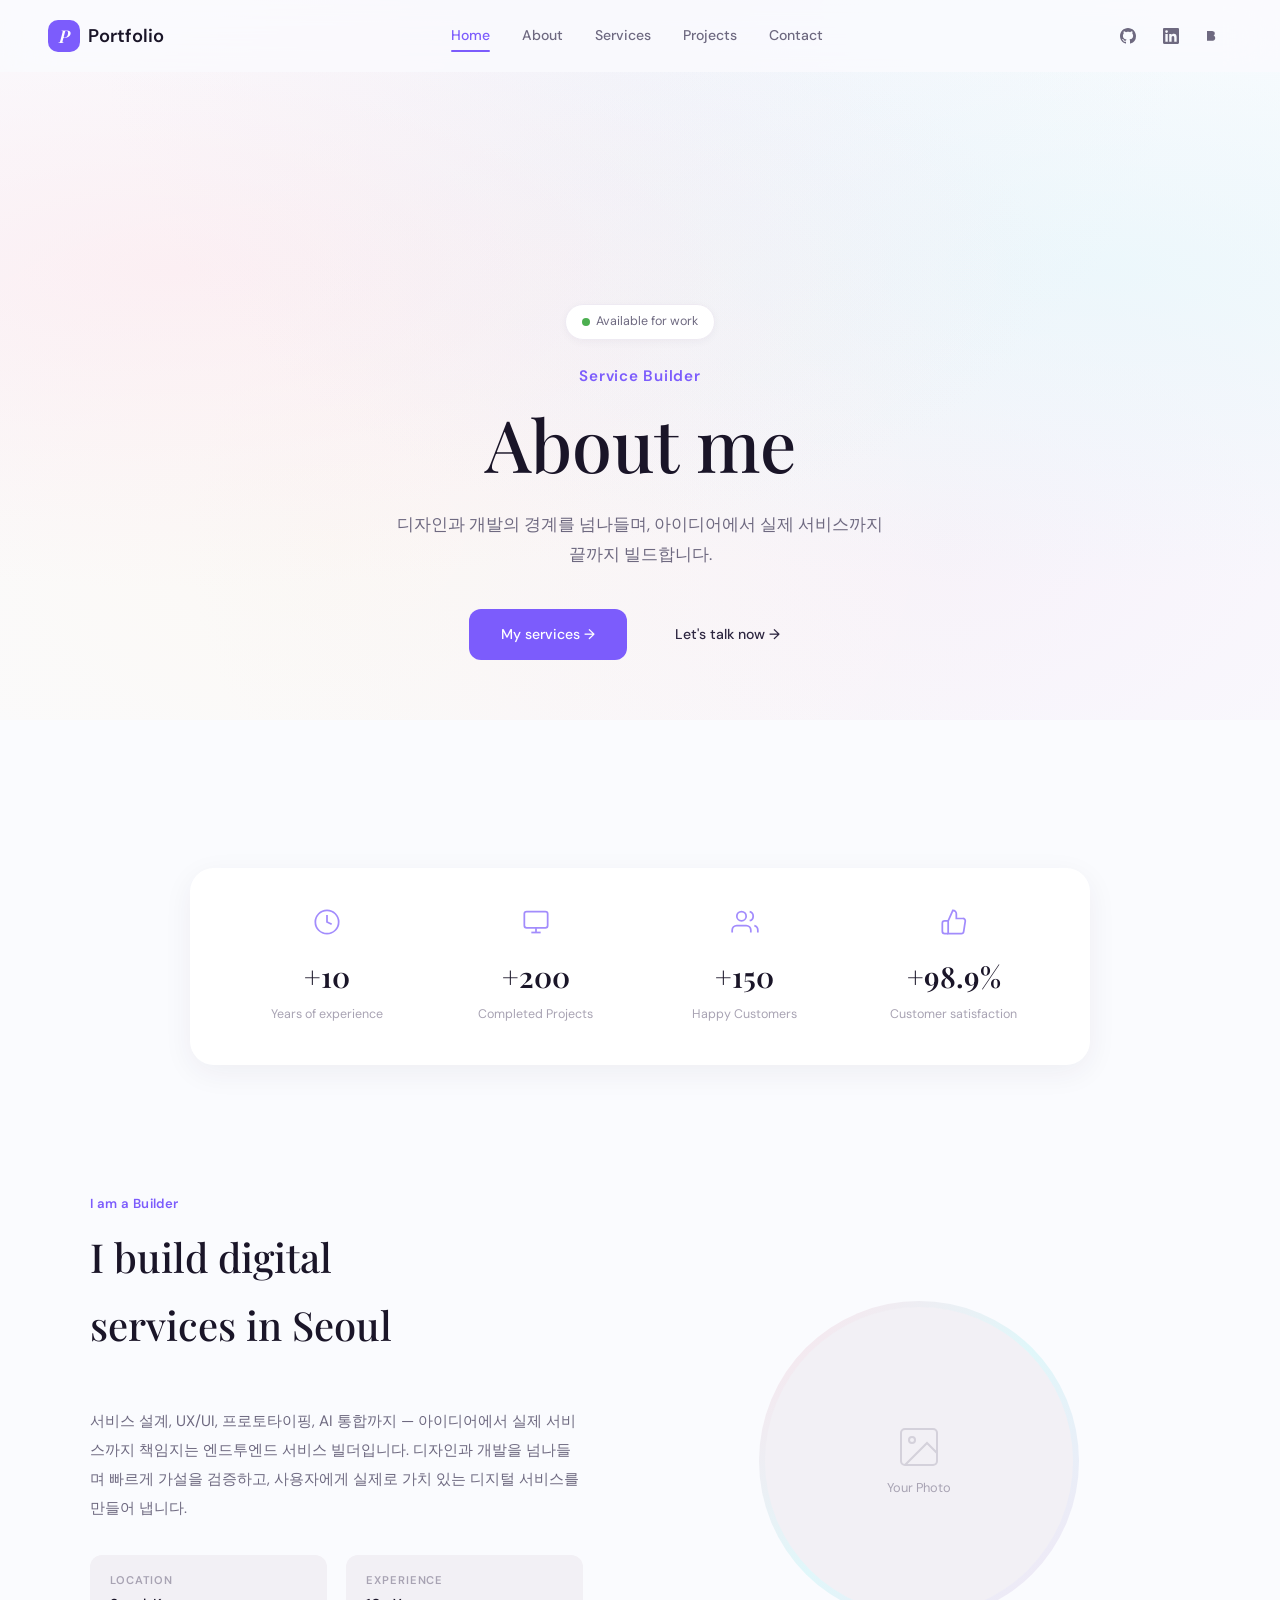
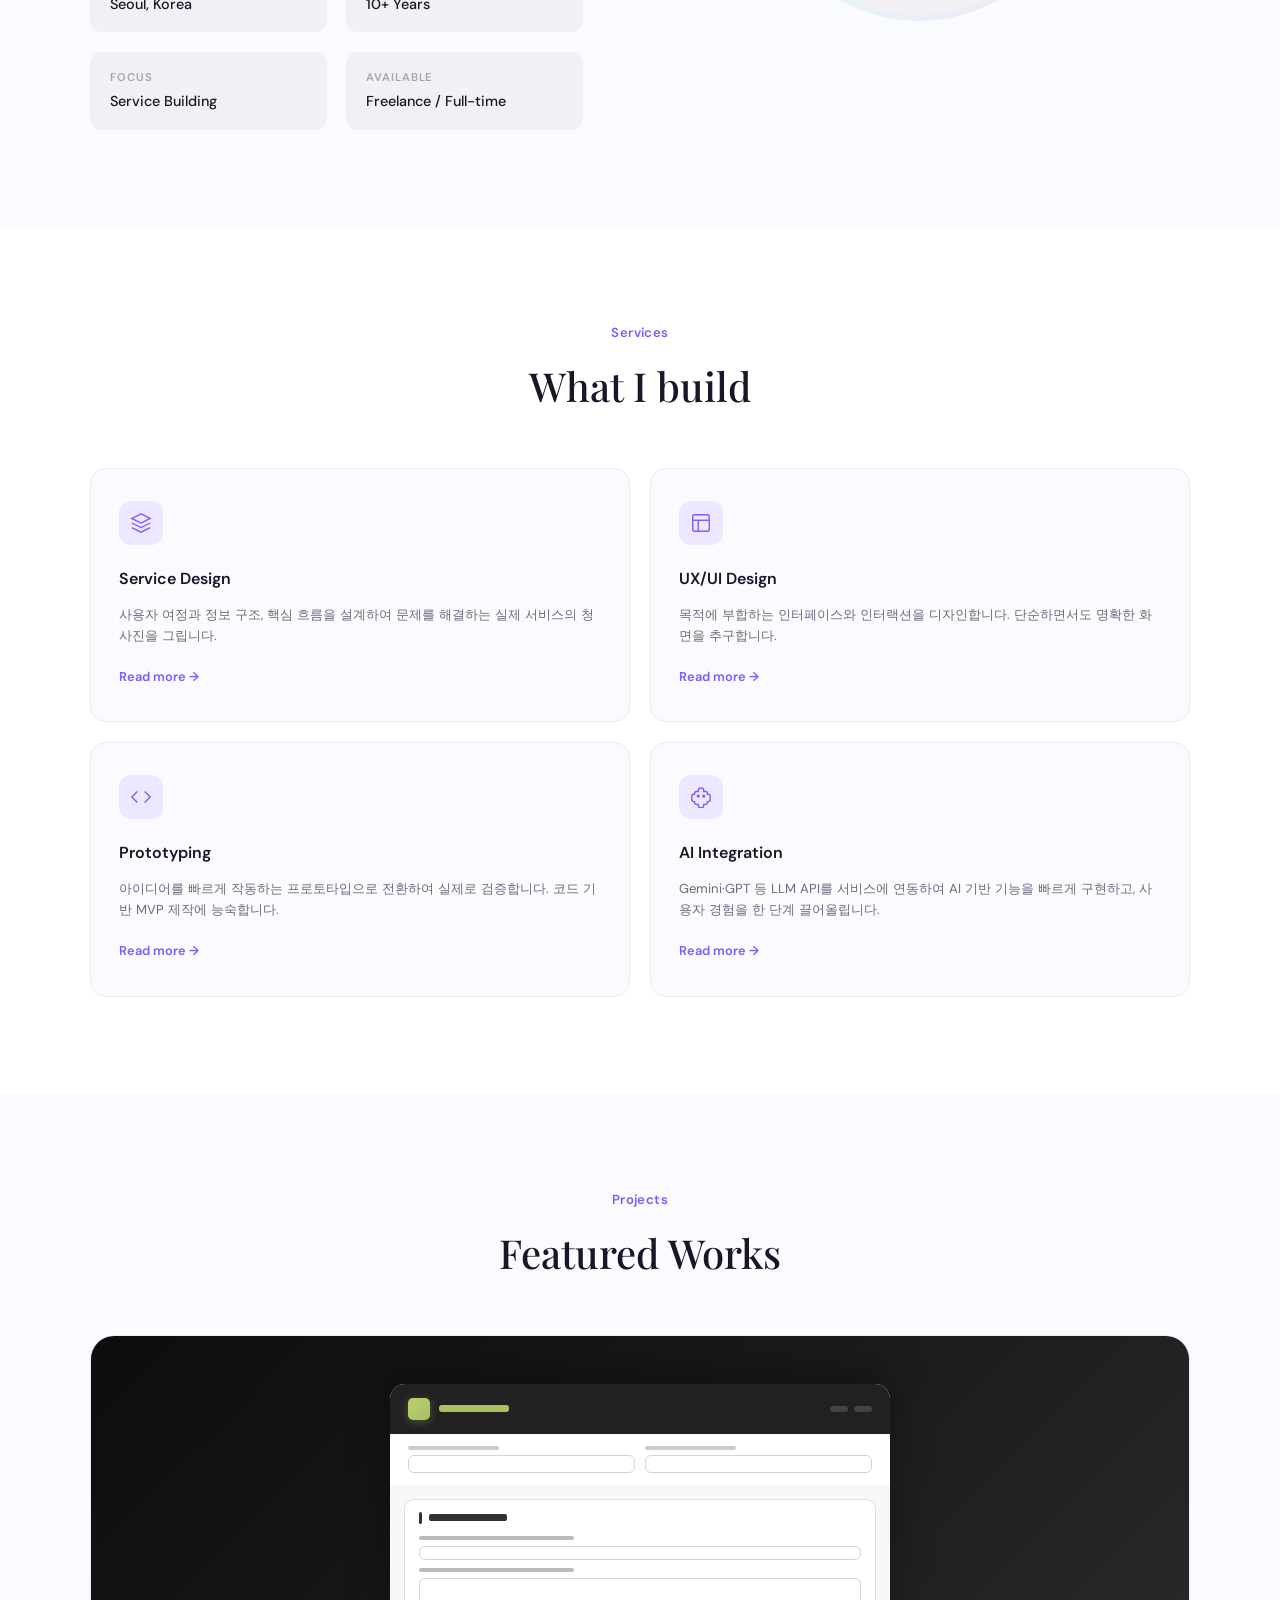
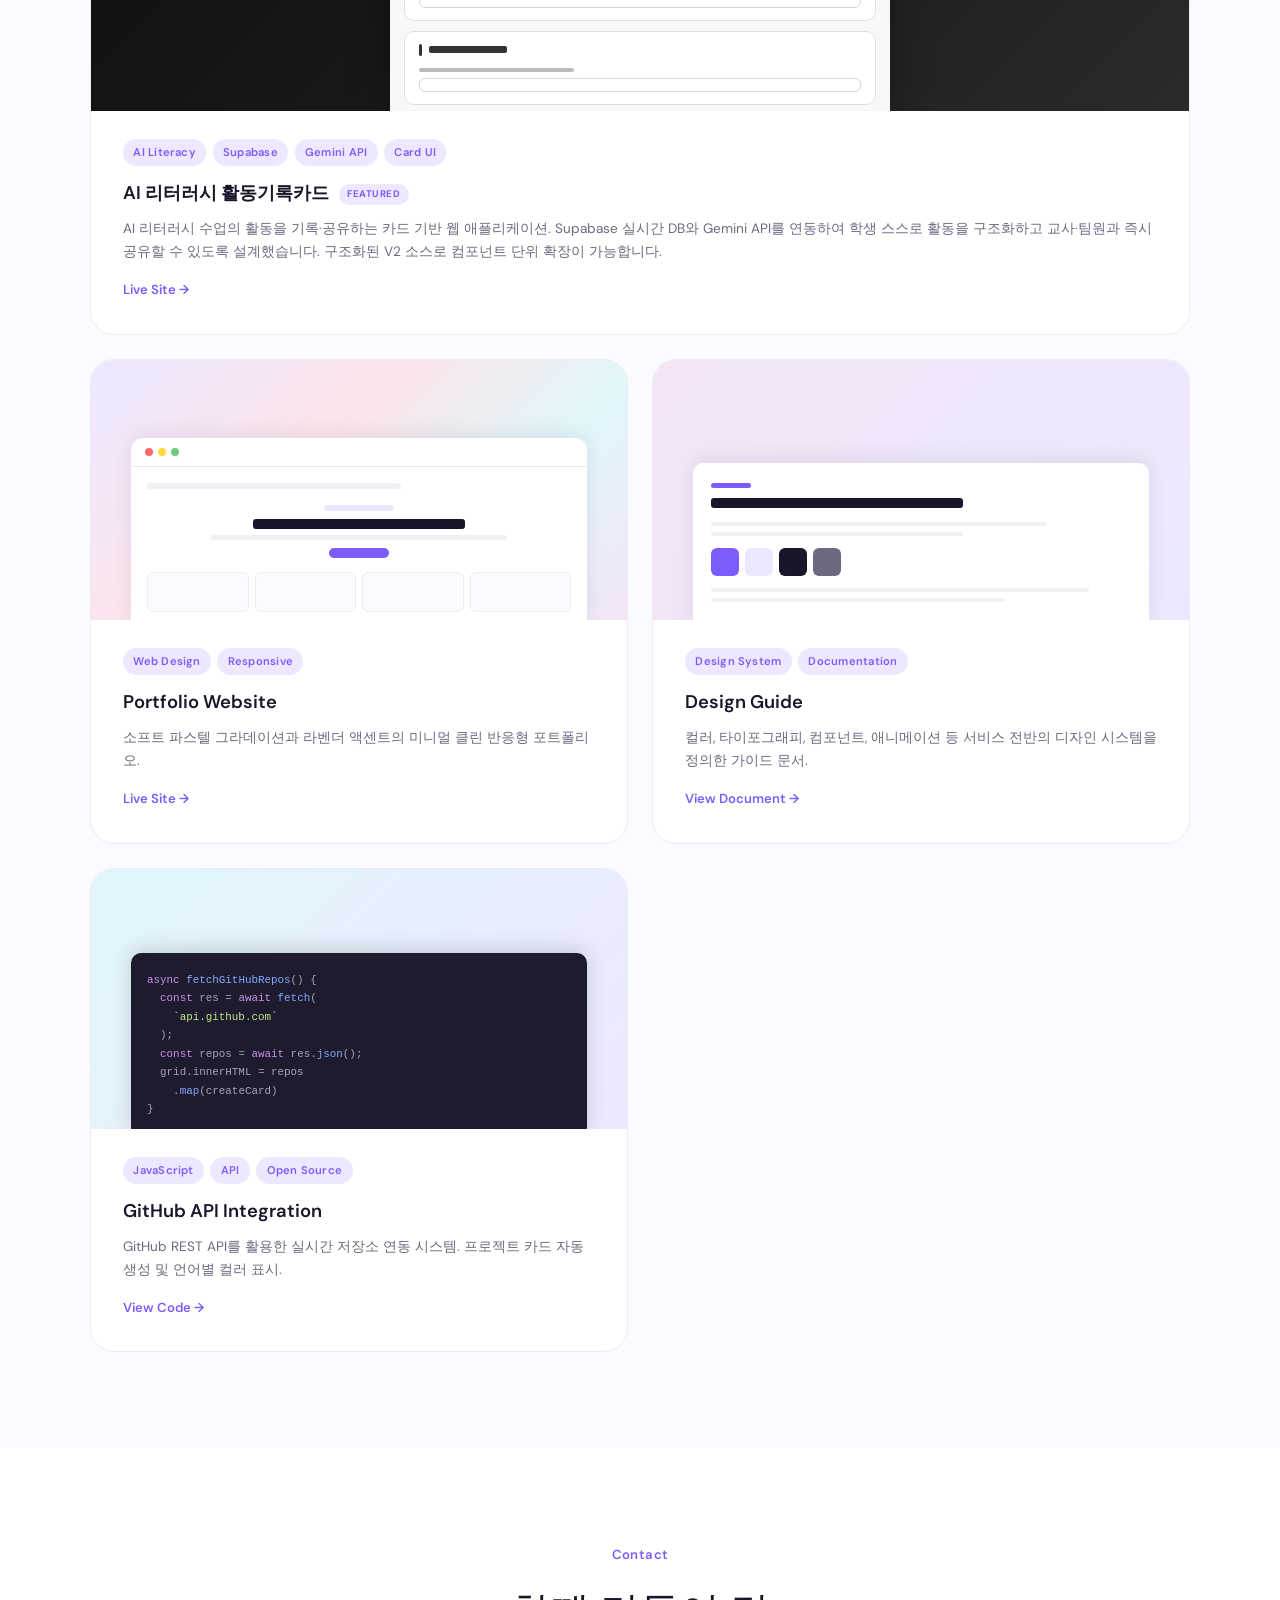
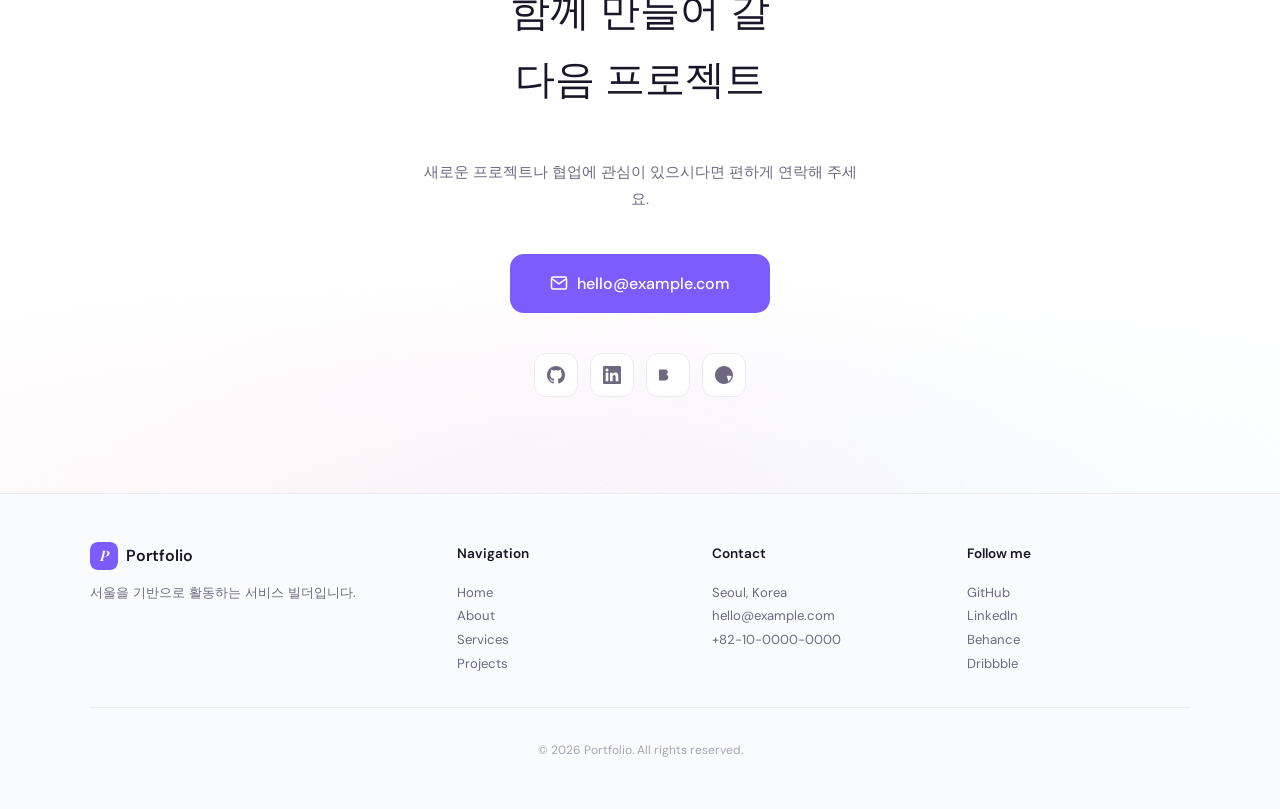
<file: index.html>
<!DOCTYPE html>
<html lang="ko">
<head>
  <meta charset="UTF-8">
  <meta name="viewport" content="width=device-width, initial-scale=1.0">
  <meta name="description" content="Service Builder Portfolio — Service Design, UX/UI, Prototyping, AI Integration">
  <meta name="author" content="Portfolio">
  <title>Portfolio — Service Builder</title>

  <!-- Fonts -->
  <link rel="preconnect" href="https://fonts.googleapis.com">
  <link rel="preconnect" href="https://fonts.gstatic.com" crossorigin>
  <link href="https://fonts.googleapis.com/css2?family=DM+Sans:ital,opsz,wght@0,9..40,300;0,9..40,400;0,9..40,500;0,9..40,600;0,9..40,700;1,9..40,400&family=Playfair+Display:ital,wght@0,400;0,500;0,600;1,400;1,500&display=swap" rel="stylesheet">

  <!-- Styles -->
  <link rel="stylesheet" href="css/style.css">

  <!-- Favicon -->
  <link rel="icon" href="data:image/svg+xml,<svg xmlns='http://www.w3.org/2000/svg' viewBox='0 0 100 100'><text y='.9em' font-size='90'>🎨</text></svg>">
</head>
<body>

  <!-- ═══════════════════════════════════════
       NAVIGATION
  ════════════════════════════════════════ -->
  <nav id="nav">
    <a href="#" class="nav-logo">
      <div class="nav-logo-icon">P</div>
      Portfolio
    </a>

    <div class="nav-links">
      <a href="#" class="active">Home</a>
      <a href="#about">About</a>
      <a href="#skills">Services</a>
      <a href="#projects">Projects</a>
      <a href="#contact">Contact</a>
    </div>

    <div class="nav-socials">
      <a href="https://github.com/kkyu6513" target="_blank" title="GitHub">
        <svg width="16" height="16" viewBox="0 0 24 24" fill="currentColor"><path d="M12 0C5.37 0 0 5.37 0 12c0 5.31 3.435 9.795 8.205 11.385.6.105.825-.255.825-.57 0-.285-.015-1.23-.015-2.235-3.015.555-3.795-.735-4.035-1.41-.135-.345-.72-1.41-1.23-1.695-.42-.225-1.02-.78-.015-.795.945-.015 1.62.87 1.845 1.23 1.08 1.815 2.805 1.305 3.495.99.105-.78.42-1.305.765-1.605-2.67-.3-5.46-1.335-5.46-5.925 0-1.305.465-2.385 1.23-3.225-.12-.3-.54-1.53.12-3.18 0 0 1.005-.315 3.3 1.23.96-.27 1.98-.405 3-.405s2.04.135 3 .405c2.295-1.56 3.3-1.23 3.3-1.23.66 1.65.24 2.88.12 3.18.765.84 1.23 1.905 1.23 3.225 0 4.605-2.805 5.625-5.475 5.925.435.375.81 1.095.81 2.22 0 1.605-.015 2.895-.015 3.3 0 .315.225.69.825.57A12.02 12.02 0 0024 12c0-6.63-5.37-12-12-12z"/></svg>
      </a>
      <a href="https://github.com/kkyu6513" target="_blank" title="LinkedIn">
        <svg width="16" height="16" viewBox="0 0 24 24" fill="currentColor"><path d="M20.447 20.452h-3.554v-5.569c0-1.328-.027-3.037-1.852-3.037-1.853 0-2.136 1.445-2.136 2.939v5.667H9.351V9h3.414v1.561h.046c.477-.9 1.637-1.85 3.37-1.85 3.601 0 4.267 2.37 4.267 5.455v6.286zM5.337 7.433a2.062 2.062 0 01-2.063-2.065 2.064 2.064 0 112.063 2.065zm1.782 13.019H3.555V9h3.564v11.452zM22.225 0H1.771C.792 0 0 .774 0 1.729v20.542C0 23.227.792 24 1.771 24h20.451C23.2 24 24 23.227 24 22.271V1.729C24 .774 23.2 0 22.222 0h.003z"/></svg>
      </a>
      <a href="#" target="_blank" title="Behance">
        <svg width="16" height="16" viewBox="0 0 24 24" fill="currentColor"><path d="M6.938 4.503c.702 0 1.34.06 1.92.188.577.13 1.07.33 1.485.61.41.28.733.65.96 1.12.225.47.34 1.05.34 1.73 0 .74-.17 1.36-.507 1.86-.338.5-.837.9-1.502 1.22.906.26 1.576.72 2.022 1.37.448.66.665 1.45.665 2.36 0 .75-.13 1.39-.41 1.93-.28.55-.67 1-1.16 1.35-.48.348-1.05.6-1.67.767-.63.165-1.3.248-2.004.248H0V4.51h6.938v-.007z"/></svg>
      </a>
    </div>

    <button class="hamburger" onclick="toggleMenu()" aria-label="Menu">
      <span></span><span></span><span></span>
    </button>
  </nav>

  <!-- Mobile Menu -->
  <div class="mobile-menu" id="mobileMenu">
    <a href="#" onclick="toggleMenu()">Home</a>
    <a href="#about" onclick="toggleMenu()">About</a>
    <a href="#skills" onclick="toggleMenu()">Services</a>
    <a href="#projects" onclick="toggleMenu()">Projects</a>
    <a href="#contact" onclick="toggleMenu()">Contact</a>
  </div>


  <!-- ═══════════════════════════════════════
       HERO
  ════════════════════════════════════════ -->
  <section class="hero">
    <div class="hero-badge">
      <span class="hero-badge-dot"></span>
      Available for work
    </div>
    <p class="hero-name">Service Builder</p>
    <h1>About me</h1>
    <p class="hero-sub">디자인과 개발의 경계를 넘나들며, 아이디어에서 실제 서비스까지 끝까지 빌드합니다.</p>
    <div class="hero-buttons">
      <a href="#skills" class="btn-primary">My services →</a>
      <a href="#contact" class="btn-secondary">Let's talk now →</a>
    </div>
  </section>


  <!-- ═══════════════════════════════════════
       STATS BAR
  ════════════════════════════════════════ -->
  <div class="stats-bar">
    <div class="stat-item">
      <div class="stat-icon">
        <svg width="28" height="28" viewBox="0 0 24 24" fill="none" stroke="currentColor" stroke-width="1.5"><circle cx="12" cy="12" r="10"/><polyline points="12 6 12 12 16 14"/></svg>
      </div>
      <div class="stat-number">+10</div>
      <div class="stat-label">Years of experience</div>
    </div>
    <div class="stat-item">
      <div class="stat-icon">
        <svg width="28" height="28" viewBox="0 0 24 24" fill="none" stroke="currentColor" stroke-width="1.5"><rect x="2" y="3" width="20" height="14" rx="2"/><line x1="8" y1="21" x2="16" y2="21"/><line x1="12" y1="17" x2="12" y2="21"/></svg>
      </div>
      <div class="stat-number">+200</div>
      <div class="stat-label">Completed Projects</div>
    </div>
    <div class="stat-item">
      <div class="stat-icon">
        <svg width="28" height="28" viewBox="0 0 24 24" fill="none" stroke="currentColor" stroke-width="1.5"><path d="M17 21v-2a4 4 0 00-4-4H5a4 4 0 00-4 4v2"/><circle cx="9" cy="7" r="4"/><path d="M23 21v-2a4 4 0 00-3-3.87"/><path d="M16 3.13a4 4 0 010 7.75"/></svg>
      </div>
      <div class="stat-number">+150</div>
      <div class="stat-label">Happy Customers</div>
    </div>
    <div class="stat-item">
      <div class="stat-icon">
        <svg width="28" height="28" viewBox="0 0 24 24" fill="none" stroke="currentColor" stroke-width="1.5"><path d="M14 9V5a3 3 0 00-3-3l-4 9v11h11.28a2 2 0 002-1.7l1.38-9a2 2 0 00-2-2.3H14z"/><path d="M7 22H4a2 2 0 01-2-2v-7a2 2 0 012-2h3"/></svg>
      </div>
      <div class="stat-number">+98.9%</div>
      <div class="stat-label">Customer satisfaction</div>
    </div>
  </div>


  <!-- ═══════════════════════════════════════
       ABOUT
  ════════════════════════════════════════ -->
  <section id="about">
    <div class="container reveal">
      <div class="about-grid">
        <div class="about-left">
          <div class="section-tag">I am a Builder</div>
          <h2 class="section-title" style="text-align:left">I build digital<br>services in Seoul</h2>
          <p class="about-text">
            서비스 설계, UX/UI, 프로토타이핑, AI 통합까지 — 아이디어에서 실제 서비스까지
            책임지는 엔드투엔드 서비스 빌더입니다. 디자인과 개발을 넘나들며 빠르게
            가설을 검증하고, 사용자에게 실제로 가치 있는 디지털 서비스를 만들어 냅니다.
          </p>
          <div class="about-details">
            <div class="about-detail">
              <div class="about-detail-label">Location</div>
              <div class="about-detail-value">Seoul, Korea</div>
            </div>
            <div class="about-detail">
              <div class="about-detail-label">Experience</div>
              <div class="about-detail-value">10+ Years</div>
            </div>
            <div class="about-detail">
              <div class="about-detail-label">Focus</div>
              <div class="about-detail-value">Service Building</div>
            </div>
            <div class="about-detail">
              <div class="about-detail-label">Available</div>
              <div class="about-detail-value">Freelance / Full-time</div>
            </div>
          </div>
        </div>

        <div class="about-photo">
          <div class="about-photo-inner">
            <svg width="48" height="48" viewBox="0 0 24 24" fill="none" stroke="currentColor" stroke-width="1" opacity="0.4">
              <rect x="3" y="3" width="18" height="18" rx="2"/>
              <circle cx="8.5" cy="8.5" r="1.5"/>
              <path d="M21 15l-5-5L5 21"/>
            </svg>
            <span>Your Photo</span>
          </div>
        </div>
      </div>
    </div>
  </section>


  <!-- ═══════════════════════════════════════
       SKILLS / SERVICES
  ════════════════════════════════════════ -->
  <section id="skills">
    <div class="container reveal">
      <div class="section-tag">Services</div>
      <h2 class="section-title">What I build</h2>
      <div class="skills-grid">

        <div class="skill-card">
          <div class="skill-card-icon">
            <svg width="22" height="22" viewBox="0 0 24 24" fill="none" stroke="currentColor" stroke-width="1.5"><polygon points="12 2 2 7 12 12 22 7 12 2"/><polyline points="2 17 12 22 22 17"/><polyline points="2 12 12 17 22 12"/></svg>
          </div>
          <h3>Service Design</h3>
          <p>사용자 여정과 정보 구조, 핵심 흐름을 설계하여 문제를 해결하는 실제 서비스의 청사진을 그립니다.</p>
          <a href="#" class="read-more">Read more →</a>
        </div>

        <div class="skill-card">
          <div class="skill-card-icon">
            <svg width="22" height="22" viewBox="0 0 24 24" fill="none" stroke="currentColor" stroke-width="1.5"><rect x="3" y="3" width="18" height="18" rx="2"/><line x1="3" y1="9" x2="21" y2="9"/><line x1="9" y1="21" x2="9" y2="9"/></svg>
          </div>
          <h3>UX/UI Design</h3>
          <p>목적에 부합하는 인터페이스와 인터랙션을 디자인합니다. 단순하면서도 명확한 화면을 추구합니다.</p>
          <a href="#" class="read-more">Read more →</a>
        </div>

        <div class="skill-card">
          <div class="skill-card-icon">
            <svg width="22" height="22" viewBox="0 0 24 24" fill="none" stroke="currentColor" stroke-width="1.5"><polyline points="16 18 22 12 16 6"/><polyline points="8 6 2 12 8 18"/></svg>
          </div>
          <h3>Prototyping</h3>
          <p>아이디어를 빠르게 작동하는 프로토타입으로 전환하여 실제로 검증합니다. 코드 기반 MVP 제작에 능숙합니다.</p>
          <a href="#" class="read-more">Read more →</a>
        </div>

        <div class="skill-card">
          <div class="skill-card-icon">
            <svg width="22" height="22" viewBox="0 0 24 24" fill="none" stroke="currentColor" stroke-width="1.5"><path d="M12 2a3 3 0 00-3 3v1H7a2 2 0 00-2 2v1H4a2 2 0 00-2 2v4a2 2 0 002 2h1v1a2 2 0 002 2h2v1a3 3 0 006 0v-1h2a2 2 0 002-2v-1h1a2 2 0 002-2v-4a2 2 0 00-2-2h-1V8a2 2 0 00-2-2h-2V5a3 3 0 00-3-3z"/><circle cx="9" cy="11" r="1" fill="currentColor"/><circle cx="15" cy="11" r="1" fill="currentColor"/></svg>
          </div>
          <h3>AI Integration</h3>
          <p>Gemini·GPT 등 LLM API를 서비스에 연동하여 AI 기반 기능을 빠르게 구현하고, 사용자 경험을 한 단계 끌어올립니다.</p>
          <a href="#" class="read-more">Read more →</a>
        </div>

      </div>
    </div>
  </section>


  <!-- ═══════════════════════════════════════
       PROJECTS — Featured Works
  ════════════════════════════════════════ -->
  <section id="projects">
    <div class="container reveal">
      <div class="section-tag">Projects</div>
      <h2 class="section-title">Featured Works</h2>

      <div class="works-grid">

        <!-- Work 1: UXD2 AI Literacy Activity Cards (Featured) -->
        <a href="https://kkyu6513.github.io/uxd2-card/" target="_blank" class="work-card work-card--large">
          <div class="work-thumb" style="background: linear-gradient(135deg, #0d0d0d 0%, #1a1a1a 50%, #2a2a2a 100%);">
            <div class="work-thumb-mockup">
              <div class="mockup-ucard-app">
                <div class="ucard-app-header">
                  <div class="ucard-app-brand">
                    <div class="ucard-app-logo"></div>
                    <div class="ucard-app-brand-label"></div>
                  </div>
                  <div class="ucard-app-controls">
                    <span></span><span></span>
                  </div>
                </div>
                <div class="ucard-app-subheader">
                  <div class="ucard-app-field">
                    <div class="ucard-app-flabel"></div>
                    <div class="ucard-app-fselect"></div>
                  </div>
                  <div class="ucard-app-field">
                    <div class="ucard-app-flabel"></div>
                    <div class="ucard-app-fselect"></div>
                  </div>
                </div>
                <div class="ucard-app-body">
                  <div class="ucard-sec">
                    <div class="ucard-sec-title">
                      <div class="ucard-sec-title-bar"></div>
                      <div class="ucard-sec-title-text"></div>
                    </div>
                    <div class="ucard-field-label"></div>
                    <div class="ucard-input"></div>
                    <div class="ucard-field-label"></div>
                    <div class="ucard-textarea"></div>
                  </div>
                  <div class="ucard-sec">
                    <div class="ucard-sec-title">
                      <div class="ucard-sec-title-bar"></div>
                      <div class="ucard-sec-title-text"></div>
                    </div>
                    <div class="ucard-field-label"></div>
                    <div class="ucard-input"></div>
                  </div>
                </div>
              </div>
            </div>
          </div>
          <div class="work-info">
            <div class="work-tags">
              <span class="work-tag">AI Literacy</span>
              <span class="work-tag">Supabase</span>
              <span class="work-tag">Gemini API</span>
              <span class="work-tag">Card UI</span>
            </div>
            <h3>AI 리터러시 활동기록카드 <span class="work-badge-new">Featured</span></h3>
            <p>AI 리터러시 수업의 활동을 기록·공유하는 카드 기반 웹 애플리케이션. Supabase 실시간 DB와 Gemini API를 연동하여 학생 스스로 활동을 구조화하고 교사·팀원과 즉시 공유할 수 있도록 설계했습니다. 구조화된 V2 소스로 컴포넌트 단위 확장이 가능합니다.</p>
            <span class="work-link">Live Site →</span>
          </div>
        </a>

        <!-- Work 2: Portfolio Website -->
        <a href="https://kkyu6513.github.io/portfolio/" target="_blank" class="work-card">
          <div class="work-thumb" style="background: linear-gradient(135deg, #EDE8FF 0%, #FCE4EC 40%, #E0F7FA 70%, #F3E5F5 100%);">
            <div class="work-thumb-mockup">
              <div class="mockup-browser">
                <div class="mockup-dots"><span></span><span></span><span></span></div>
                <div class="mockup-content">
                  <div class="mockup-nav"></div>
                  <div class="mockup-hero">
                    <div class="mockup-badge"></div>
                    <div class="mockup-title"></div>
                    <div class="mockup-subtitle"></div>
                    <div class="mockup-btn"></div>
                  </div>
                  <div class="mockup-cards">
                    <div class="mockup-card-sm"></div>
                    <div class="mockup-card-sm"></div>
                    <div class="mockup-card-sm"></div>
                    <div class="mockup-card-sm"></div>
                  </div>
                </div>
              </div>
            </div>
          </div>
          <div class="work-info">
            <div class="work-tags">
              <span class="work-tag">Web Design</span>
              <span class="work-tag">Responsive</span>
            </div>
            <h3>Portfolio Website</h3>
            <p>소프트 파스텔 그라데이션과 라벤더 액센트의 미니멀 클린 반응형 포트폴리오.</p>
            <span class="work-link">Live Site →</span>
          </div>
        </a>

        <!-- Work 2: Design Guide -->
        <a href="https://github.com/kkyu6513/portfolio/blob/main/docs/design-guide.docx" target="_blank" class="work-card">
          <div class="work-thumb" style="background: linear-gradient(135deg, #F3E5F5 0%, #EDE8FF 100%);">
            <div class="work-thumb-mockup">
              <div class="mockup-doc">
                <div class="mockup-doc-header"></div>
                <div class="mockup-doc-title"></div>
                <div class="mockup-doc-line w80"></div>
                <div class="mockup-doc-line w60"></div>
                <div class="mockup-doc-swatch-row">
                  <div class="mockup-swatch" style="background:#7C5CFC"></div>
                  <div class="mockup-swatch" style="background:#EDE8FF"></div>
                  <div class="mockup-swatch" style="background:#1A1528"></div>
                  <div class="mockup-swatch" style="background:#6E6980"></div>
                </div>
                <div class="mockup-doc-line w90"></div>
                <div class="mockup-doc-line w70"></div>
              </div>
            </div>
          </div>
          <div class="work-info">
            <div class="work-tags">
              <span class="work-tag">Design System</span>
              <span class="work-tag">Documentation</span>
            </div>
            <h3>Design Guide</h3>
            <p>컬러, 타이포그래피, 컴포넌트, 애니메이션 등 서비스 전반의 디자인 시스템을 정의한 가이드 문서.</p>
            <span class="work-link">View Document →</span>
          </div>
        </a>

        <!-- Work 3: GitHub Integration -->
        <a href="https://github.com/kkyu6513/portfolio" target="_blank" class="work-card">
          <div class="work-thumb" style="background: linear-gradient(135deg, #E0F7FA 0%, #EDE8FF 100%);">
            <div class="work-thumb-mockup">
              <div class="mockup-code">
                <div class="code-line"><span class="code-kw">async</span> <span class="code-fn">fetchGitHubRepos</span>() {</div>
                <div class="code-line">&nbsp;&nbsp;<span class="code-kw">const</span> res = <span class="code-kw">await</span> <span class="code-fn">fetch</span>(</div>
                <div class="code-line">&nbsp;&nbsp;&nbsp;&nbsp;<span class="code-str">`api.github.com`</span></div>
                <div class="code-line">&nbsp;&nbsp;);</div>
                <div class="code-line">&nbsp;&nbsp;<span class="code-kw">const</span> repos = <span class="code-kw">await</span> res.<span class="code-fn">json</span>();</div>
                <div class="code-line">&nbsp;&nbsp;grid.innerHTML = repos</div>
                <div class="code-line">&nbsp;&nbsp;&nbsp;&nbsp;.<span class="code-fn">map</span>(createCard)</div>
                <div class="code-line">}</div>
              </div>
            </div>
          </div>
          <div class="work-info">
            <div class="work-tags">
              <span class="work-tag">JavaScript</span>
              <span class="work-tag">API</span>
              <span class="work-tag">Open Source</span>
            </div>
            <h3>GitHub API Integration</h3>
            <p>GitHub REST API를 활용한 실시간 저장소 연동 시스템. 프로젝트 카드 자동 생성 및 언어별 컬러 표시.</p>
            <span class="work-link">View Code →</span>
          </div>
        </a>

      </div>
    </div>
  </section>


  <!-- ═══════════════════════════════════════
       CONTACT
  ════════════════════════════════════════ -->
  <section id="contact">
    <div class="container reveal">
      <div class="section-tag">Contact</div>
      <h2 class="section-title">함께 만들어 갈<br>다음 프로젝트</h2>
      <p class="contact-sub">새로운 프로젝트나 협업에 관심이 있으시다면 편하게 연락해 주세요.</p>
      <a href="mailto:hello@example.com" class="contact-email-btn">
        <svg width="18" height="18" viewBox="0 0 24 24" fill="none" stroke="currentColor" stroke-width="2">
          <path d="M4 4h16c1.1 0 2 .9 2 2v12c0 1.1-.9 2-2 2H4c-1.1 0-2-.9-2-2V6c0-1.1.9-2 2-2z"/>
          <polyline points="22,6 12,13 2,6"/>
        </svg>
        hello@example.com
      </a>
      <div class="contact-socials">
        <a href="https://github.com/kkyu6513" target="_blank" title="GitHub">
          <svg width="18" height="18" viewBox="0 0 24 24" fill="currentColor"><path d="M12 0C5.37 0 0 5.37 0 12c0 5.31 3.435 9.795 8.205 11.385.6.105.825-.255.825-.57 0-.285-.015-1.23-.015-2.235-3.015.555-3.795-.735-4.035-1.41-.135-.345-.72-1.41-1.23-1.695-.42-.225-1.02-.78-.015-.795.945-.015 1.62.87 1.845 1.23 1.08 1.815 2.805 1.305 3.495.99.105-.78.42-1.305.765-1.605-2.67-.3-5.46-1.335-5.46-5.925 0-1.305.465-2.385 1.23-3.225-.12-.3-.54-1.53.12-3.18 0 0 1.005-.315 3.3 1.23.96-.27 1.98-.405 3-.405s2.04.135 3 .405c2.295-1.56 3.3-1.23 3.3-1.23.66 1.65.24 2.88.12 3.18.765.84 1.23 1.905 1.23 3.225 0 4.605-2.805 5.625-5.475 5.925.435.375.81 1.095.81 2.22 0 1.605-.015 2.895-.015 3.3 0 .315.225.69.825.57A12.02 12.02 0 0024 12c0-6.63-5.37-12-12-12z"/></svg>
        </a>
        <a href="https://github.com/kkyu6513" target="_blank" title="LinkedIn">
          <svg width="18" height="18" viewBox="0 0 24 24" fill="currentColor"><path d="M20.447 20.452h-3.554v-5.569c0-1.328-.027-3.037-1.852-3.037-1.853 0-2.136 1.445-2.136 2.939v5.667H9.351V9h3.414v1.561h.046c.477-.9 1.637-1.85 3.37-1.85 3.601 0 4.267 2.37 4.267 5.455v6.286zM5.337 7.433a2.062 2.062 0 01-2.063-2.065 2.064 2.064 0 112.063 2.065zm1.782 13.019H3.555V9h3.564v11.452zM22.225 0H1.771C.792 0 0 .774 0 1.729v20.542C0 23.227.792 24 1.771 24h20.451C23.2 24 24 23.227 24 22.271V1.729C24 .774 23.2 0 22.222 0h.003z"/></svg>
        </a>
        <a href="#" target="_blank" title="Behance">
          <svg width="18" height="18" viewBox="0 0 24 24" fill="currentColor"><path d="M6.938 4.503c.702 0 1.34.06 1.92.188.577.13 1.07.33 1.485.61.41.28.733.65.96 1.12.225.47.34 1.05.34 1.73 0 .74-.17 1.36-.507 1.86-.338.5-.837.9-1.502 1.22.906.26 1.576.72 2.022 1.37.448.66.665 1.45.665 2.36 0 .75-.13 1.39-.41 1.93-.28.55-.67 1-1.16 1.35-.48.348-1.05.6-1.67.767-.63.165-1.3.248-2.004.248H0V4.51h6.938v-.007z"/></svg>
        </a>
        <a href="#" target="_blank" title="Dribbble">
          <svg width="18" height="18" viewBox="0 0 24 24" fill="currentColor"><path d="M12 24C5.385 24 0 18.615 0 12S5.385 0 12 0s12 5.385 12 12-5.385 12-12 12zm10.12-10.358c-.35-.11-3.17-.953-6.384-.438 1.34 3.684 1.887 6.684 1.992 7.308a10.18 10.18 0 004.392-6.87z"/></svg>
        </a>
      </div>
    </div>
  </section>


  <!-- ═══════════════════════════════════════
       FOOTER
  ════════════════════════════════════════ -->
  <footer>
    <div class="footer-grid">
      <div>
        <div class="footer-brand">
          <div class="footer-brand-icon">P</div>
          Portfolio
        </div>
        <p class="footer-desc">서울을 기반으로 활동하는 서비스 빌더입니다.</p>
      </div>
      <div class="footer-col">
        <h4>Navigation</h4>
        <a href="#">Home</a>
        <a href="#about">About</a>
        <a href="#skills">Services</a>
        <a href="#projects">Projects</a>
      </div>
      <div class="footer-col">
        <h4>Contact</h4>
        <p>Seoul, Korea</p>
        <p>hello@example.com</p>
        <p>+82-10-0000-0000</p>
      </div>
      <div class="footer-col">
        <h4>Follow me</h4>
        <a href="https://github.com/kkyu6513" target="_blank">GitHub</a>
        <a href="#">LinkedIn</a>
        <a href="#">Behance</a>
        <a href="#">Dribbble</a>
      </div>
    </div>
    <div class="footer-bottom">&copy; 2026 Portfolio. All rights reserved.</div>
  </footer>

  <!-- Scripts -->
  <script src="js/main.js"></script>
</body>
</html>
</file>
<file: css/style.css>
/* ============================================
   Portfolio — Designer & Creator
   Design System: Soft Pastel / Lavender Accent
   ============================================ */

/* ─── RESET & VARIABLES ─── */
*, *::before, *::after { margin: 0; padding: 0; box-sizing: border-box; }

:root {
  /* Colors */
  --white: #FFFFFF;
  --bg: #FAFBFE;
  --card-bg: #FFFFFF;
  --light-gray: #F2F0F5;
  --border: #EEEAF2;
  --mid-gray: #A8A3B3;
  --text-secondary: #6E6980;
  --text-primary: #2D2640;
  --text-dark: #1A1528;
  --accent: #7C5CFC;
  --accent-light: #EDE8FF;
  --accent-hover: #6A48E8;

  /* Typography */
  --serif: 'Playfair Display', Georgia, serif;
  --sans: 'DM Sans', system-ui, sans-serif;

  /* Spacing & Radius */
  --radius: 16px;
  --radius-lg: 24px;

  /* Shadows */
  --shadow-sm: 0 2px 8px rgba(45, 38, 64, 0.04);
  --shadow-md: 0 8px 30px rgba(45, 38, 64, 0.06);
}

html { scroll-behavior: smooth; font-size: 16px; }

body {
  font-family: var(--sans);
  background: var(--bg);
  color: var(--text-primary);
  line-height: 1.7;
  font-weight: 400;
  overflow-x: hidden;
}

::selection {
  background: var(--accent-light);
  color: var(--accent);
}


/* ─── NAVIGATION ─── */
nav {
  position: fixed;
  top: 0; left: 0; right: 0;
  z-index: 100;
  padding: 1.2rem 3rem;
  display: flex;
  justify-content: space-between;
  align-items: center;
  background: rgba(250, 251, 254, 0.8);
  backdrop-filter: blur(24px);
  -webkit-backdrop-filter: blur(24px);
  transition: all 0.4s;
}

nav.scrolled {
  box-shadow: var(--shadow-sm);
  padding: 0.9rem 3rem;
}

.nav-logo {
  display: flex;
  align-items: center;
  gap: 0.5rem;
  font-weight: 600;
  font-size: 1.15rem;
  color: var(--text-dark);
  text-decoration: none;
}

.nav-logo-icon {
  width: 32px; height: 32px;
  background: var(--accent);
  border-radius: 10px;
  display: flex;
  align-items: center;
  justify-content: center;
  color: white;
  font-family: var(--serif);
  font-style: italic;
  font-size: 1.1rem;
}

.nav-links {
  display: flex;
  gap: 2rem;
  align-items: center;
}

.nav-links a {
  font-size: 0.88rem;
  text-decoration: none;
  color: var(--text-secondary);
  font-weight: 500;
  transition: color 0.3s;
  position: relative;
}

.nav-links a:hover,
.nav-links a.active { color: var(--accent); }

.nav-links a.active::after {
  content: '';
  position: absolute;
  bottom: -4px;
  left: 0; right: 0;
  height: 2px;
  background: var(--accent);
  border-radius: 2px;
}

.nav-socials {
  display: flex;
  gap: 0.6rem;
  align-items: center;
}

.nav-socials a {
  width: 34px; height: 34px;
  display: flex;
  align-items: center;
  justify-content: center;
  border-radius: 50%;
  color: var(--text-secondary);
  text-decoration: none;
  transition: all 0.3s;
  font-size: 0.85rem;
}

.nav-socials a:hover {
  background: var(--accent-light);
  color: var(--accent);
}

/* Hamburger */
.hamburger {
  display: none;
  flex-direction: column;
  gap: 5px;
  cursor: pointer;
  background: none;
  border: none;
  padding: 4px;
}

.hamburger span {
  width: 22px; height: 2px;
  background: var(--text-dark);
  border-radius: 2px;
  transition: all 0.3s;
  display: block;
}

.hamburger.active span:nth-child(1) { transform: rotate(45deg) translate(4px, 5px); }
.hamburger.active span:nth-child(2) { opacity: 0; }
.hamburger.active span:nth-child(3) { transform: rotate(-45deg) translate(4px, -5px); }

/* Mobile Menu */
.mobile-menu {
  display: none;
  position: fixed;
  top: 0; left: 0; right: 0; bottom: 0;
  background: rgba(250, 251, 254, 0.97);
  backdrop-filter: blur(30px);
  z-index: 99;
  flex-direction: column;
  align-items: center;
  justify-content: center;
  gap: 1.5rem;
}

.mobile-menu.open { display: flex; }

.mobile-menu a {
  font-family: var(--serif);
  font-size: 1.8rem;
  font-weight: 500;
  color: var(--text-dark);
  text-decoration: none;
  transition: color 0.3s;
}

.mobile-menu a:hover { color: var(--accent); }


/* ─── HERO ─── */
.hero {
  min-height: 100vh;
  display: flex;
  flex-direction: column;
  align-items: center;
  justify-content: center;
  text-align: center;
  padding: 8rem 2rem 4rem;
  position: relative;
  overflow: hidden;
}

.hero::before {
  content: '';
  position: absolute;
  top: -20%; left: -10%; right: -10%; bottom: 20%;
  background:
    radial-gradient(ellipse at 20% 50%, rgba(252, 228, 236, 0.5) 0%, transparent 50%),
    radial-gradient(ellipse at 80% 50%, rgba(224, 247, 250, 0.5) 0%, transparent 50%),
    radial-gradient(ellipse at 50% 20%, rgba(232, 234, 246, 0.4) 0%, transparent 50%),
    radial-gradient(ellipse at 30% 80%, rgba(255, 243, 224, 0.3) 0%, transparent 50%),
    radial-gradient(ellipse at 70% 80%, rgba(243, 229, 245, 0.4) 0%, transparent 50%);
  z-index: 0;
  animation: gradientShift 12s ease-in-out infinite alternate;
}

.hero > * { position: relative; z-index: 1; }

.hero-badge {
  display: inline-flex;
  align-items: center;
  gap: 0.4rem;
  padding: 0.4rem 1rem;
  background: var(--white);
  border: 1px solid var(--border);
  border-radius: 100px;
  font-size: 0.78rem;
  color: var(--text-secondary);
  margin-bottom: 1.5rem;
  box-shadow: var(--shadow-sm);
  opacity: 0;
  animation: fadeUp 0.8s 0.2s forwards;
}

.hero-badge-dot {
  width: 8px; height: 8px;
  background: #4CAF50;
  border-radius: 50%;
  animation: blink 2s infinite;
}

.hero-name {
  font-size: 0.95rem;
  color: var(--accent);
  font-weight: 600;
  letter-spacing: 0.05em;
  margin-bottom: 0.75rem;
  opacity: 0;
  animation: fadeUp 0.8s 0.35s forwards;
}

.hero h1 {
  font-family: var(--serif);
  font-size: clamp(2.8rem, 6vw, 4.5rem);
  font-weight: 500;
  line-height: 1.15;
  color: var(--text-dark);
  max-width: 650px;
  margin-bottom: 1.5rem;
  opacity: 0;
  animation: fadeUp 0.8s 0.5s forwards;
}

.hero-sub {
  font-size: 1.05rem;
  color: var(--text-secondary);
  max-width: 500px;
  line-height: 1.8;
  margin-bottom: 2.5rem;
  opacity: 0;
  animation: fadeUp 0.8s 0.65s forwards;
}

.hero-buttons {
  display: flex;
  gap: 1rem;
  flex-wrap: wrap;
  justify-content: center;
  opacity: 0;
  animation: fadeUp 0.8s 0.8s forwards;
}


/* ─── BUTTONS ─── */
.btn-primary {
  padding: 0.85rem 2rem;
  background: var(--accent);
  color: white;
  border: none;
  border-radius: 12px;
  font-family: var(--sans);
  font-size: 0.88rem;
  font-weight: 500;
  cursor: pointer;
  transition: all 0.3s;
  text-decoration: none;
  display: inline-flex;
  align-items: center;
  gap: 0.5rem;
}

.btn-primary:hover {
  background: var(--accent-hover);
  transform: translateY(-2px);
  box-shadow: 0 8px 25px rgba(124, 92, 252, 0.3);
}

.btn-secondary {
  padding: 0.85rem 2rem;
  background: transparent;
  color: var(--text-primary);
  border: none;
  border-radius: 12px;
  font-family: var(--sans);
  font-size: 0.88rem;
  font-weight: 500;
  cursor: pointer;
  transition: all 0.3s;
  text-decoration: none;
  display: inline-flex;
  align-items: center;
  gap: 0.5rem;
}

.btn-secondary:hover { color: var(--accent); }


/* ─── STATS BAR ─── */
.stats-bar {
  display: grid;
  grid-template-columns: repeat(4, 1fr);
  gap: 2rem;
  max-width: 900px;
  margin: -2rem auto 0;
  padding: 2.5rem 3rem;
  background: var(--white);
  border-radius: var(--radius-lg);
  box-shadow: var(--shadow-md);
  position: relative;
  z-index: 2;
  opacity: 0;
  animation: fadeUp 0.8s 1s forwards;
}

.stat-item { text-align: center; }
.stat-icon { margin-bottom: 0.5rem; color: var(--accent); opacity: 0.7; }
.stat-number { font-family: var(--serif); font-size: 1.8rem; font-weight: 600; color: var(--text-dark); }
.stat-label { font-size: 0.78rem; color: var(--mid-gray); margin-top: 0.15rem; }


/* ─── SECTION COMMON ─── */
section { padding: 6rem 3rem; }

.section-tag {
  font-size: 0.82rem;
  font-weight: 600;
  color: var(--accent);
  text-align: center;
  margin-bottom: 0.5rem;
  letter-spacing: 0.03em;
}

.section-title {
  font-family: var(--serif);
  font-size: clamp(1.8rem, 3.5vw, 2.5rem);
  font-weight: 500;
  color: var(--text-dark);
  text-align: center;
  margin-bottom: 3rem;
}

.container { max-width: 1100px; margin: 0 auto; }


/* ─── ABOUT ─── */
#about { padding-top: 8rem; }

.about-grid {
  display: grid;
  grid-template-columns: 1fr 1.1fr;
  gap: 4rem;
  align-items: center;
}

.about-left .section-tag,
.about-left .section-title { text-align: left; }

.about-photo {
  width: 320px; height: 320px;
  border-radius: 50%;
  background: linear-gradient(135deg, #FCE4EC, #E0F7FA, #F3E5F5);
  padding: 6px;
  margin: 0 auto;
}

.about-photo-inner {
  width: 100%; height: 100%;
  border-radius: 50%;
  background: var(--light-gray);
  display: flex;
  align-items: center;
  justify-content: center;
  flex-direction: column;
  gap: 0.4rem;
  color: var(--mid-gray);
  font-size: 0.8rem;
  overflow: hidden;
}

.about-text {
  font-size: 0.95rem;
  color: var(--text-secondary);
  line-height: 1.9;
  margin-bottom: 2rem;
}

.about-details {
  display: grid;
  grid-template-columns: 1fr 1fr;
  gap: 1.2rem;
}

.about-detail {
  padding: 1rem 1.25rem;
  background: var(--light-gray);
  border-radius: 12px;
}

.about-detail-label {
  font-size: 0.7rem;
  font-weight: 600;
  color: var(--mid-gray);
  text-transform: uppercase;
  letter-spacing: 0.08em;
  margin-bottom: 0.15rem;
}

.about-detail-value {
  font-size: 0.9rem;
  font-weight: 500;
  color: var(--text-dark);
}


/* ─── SKILLS / SERVICES ─── */
#skills { background: var(--white); }

.skills-grid {
  display: grid;
  grid-template-columns: repeat(2, 1fr);
  gap: 1.25rem;
}

.skill-card {
  padding: 2rem 1.75rem;
  background: var(--bg);
  border: 1px solid var(--border);
  border-radius: var(--radius);
  transition: all 0.4s;
}

.skill-card:hover {
  border-color: var(--accent);
  background: var(--white);
  box-shadow: var(--shadow-md);
  transform: translateY(-4px);
}

.skill-card-icon {
  width: 44px; height: 44px;
  background: var(--accent-light);
  border-radius: 12px;
  display: flex;
  align-items: center;
  justify-content: center;
  color: var(--accent);
  margin-bottom: 1.25rem;
}

.skill-card h3 {
  font-size: 1rem;
  font-weight: 600;
  color: var(--text-dark);
  margin-bottom: 0.75rem;
}

.skill-card p {
  font-size: 0.82rem;
  color: var(--text-secondary);
  line-height: 1.6;
  margin-bottom: 1rem;
}

.read-more {
  font-size: 0.8rem;
  font-weight: 600;
  color: var(--accent);
  text-decoration: none;
  display: inline-flex;
  align-items: center;
  gap: 0.3rem;
  transition: gap 0.3s;
}

.read-more:hover { gap: 0.6rem; }


/* ─── PROJECTS / WORKS ─── */
#projects { background: var(--bg); }

.works-grid {
  display: grid;
  grid-template-columns: 1fr 1fr;
  gap: 1.5rem;
}

.work-card {
  border: 1px solid var(--border);
  border-radius: var(--radius-lg);
  overflow: hidden;
  text-decoration: none;
  color: inherit;
  background: var(--white);
  transition: all 0.5s cubic-bezier(0.16, 1, 0.3, 1);
  display: flex;
  flex-direction: column;
}

.work-card--large {
  grid-column: 1 / -1;
}

.work-card:hover {
  border-color: var(--accent);
  transform: translateY(-6px);
  box-shadow: 0 20px 60px rgba(124, 92, 252, 0.1);
}

.work-thumb {
  position: relative;
  padding: 2.5rem 2.5rem 0;
  min-height: 260px;
  display: flex;
  align-items: flex-end;
  justify-content: center;
  overflow: hidden;
}

.work-card--large .work-thumb { min-height: 340px; }

.work-thumb-mockup {
  width: 100%;
  max-width: 500px;
  transform: translateY(8px);
  transition: transform 0.5s cubic-bezier(0.16, 1, 0.3, 1);
}

.work-card:hover .work-thumb-mockup { transform: translateY(0); }

/* Browser Mockup */
.mockup-browser {
  background: var(--white);
  border-radius: 12px 12px 0 0;
  box-shadow: 0 -4px 20px rgba(0,0,0,0.08);
  overflow: hidden;
}

.mockup-dots {
  display: flex;
  gap: 5px;
  padding: 10px 14px;
  border-bottom: 1px solid var(--border);
}

.mockup-dots span {
  width: 8px; height: 8px;
  border-radius: 50%;
  background: var(--border);
}

.mockup-dots span:first-child { background: #FF6B6B; }
.mockup-dots span:nth-child(2) { background: #FFD93D; }
.mockup-dots span:last-child { background: #6BCB77; }

.mockup-content { padding: 16px; }

.mockup-nav {
  height: 6px;
  width: 60%;
  background: var(--light-gray);
  border-radius: 3px;
  margin-bottom: 16px;
}

.mockup-hero { text-align: center; margin-bottom: 14px; }

.mockup-badge {
  width: 70px; height: 6px;
  background: var(--accent-light);
  border-radius: 3px;
  margin: 0 auto 8px;
}

.mockup-title {
  width: 50%;
  height: 10px;
  background: var(--text-dark);
  border-radius: 3px;
  margin: 0 auto 6px;
}

.mockup-subtitle {
  width: 70%;
  height: 5px;
  background: var(--light-gray);
  border-radius: 3px;
  margin: 0 auto 8px;
}

.mockup-btn {
  width: 60px; height: 10px;
  background: var(--accent);
  border-radius: 5px;
  margin: 0 auto;
}

.mockup-cards {
  display: grid;
  grid-template-columns: repeat(4, 1fr);
  gap: 6px;
}

.mockup-card-sm {
  height: 40px;
  background: var(--bg);
  border: 1px solid var(--border);
  border-radius: 6px;
}

/* Document Mockup */
.mockup-doc {
  background: var(--white);
  border-radius: 10px;
  box-shadow: 0 -4px 20px rgba(0,0,0,0.08);
  padding: 20px 18px;
}

.mockup-doc-header {
  width: 40px; height: 5px;
  background: var(--accent);
  border-radius: 3px;
  margin-bottom: 10px;
}

.mockup-doc-title {
  width: 60%;
  height: 10px;
  background: var(--text-dark);
  border-radius: 3px;
  margin-bottom: 14px;
}

.mockup-doc-line {
  height: 4px;
  background: var(--light-gray);
  border-radius: 2px;
  margin-bottom: 6px;
}

.mockup-doc-line.w80 { width: 80%; }
.mockup-doc-line.w60 { width: 60%; }
.mockup-doc-line.w90 { width: 90%; }
.mockup-doc-line.w70 { width: 70%; }

.mockup-doc-swatch-row {
  display: flex;
  gap: 6px;
  margin: 12px 0;
}

.mockup-swatch {
  width: 28px; height: 28px;
  border-radius: 6px;
}

/* Code Mockup */
.mockup-code {
  background: #1E1B2E;
  border-radius: 10px;
  box-shadow: 0 -4px 20px rgba(0,0,0,0.15);
  padding: 18px 16px;
  font-family: 'Consolas', 'Monaco', monospace;
  font-size: 0.68rem;
  line-height: 1.7;
}

.code-line { color: #A8A3B3; }
.code-kw { color: #C792EA; }
.code-fn { color: #82AAFF; }
.code-str { color: #C3E88D; }

/* UXD2 Card App Mockup — matches real app (dark header + light body) */
.mockup-ucard-app {
  background: #F8F8F8;
  border-radius: 15px 15px 0 0;
  box-shadow: 0 -10px 40px rgba(0,0,0,0.35);
  overflow: hidden;
}

.ucard-app-header {
  background: #212121;
  padding: 14px 18px;
  display: flex;
  align-items: center;
  justify-content: space-between;
}

.ucard-app-brand {
  display: flex;
  align-items: center;
  gap: 9px;
}

.ucard-app-logo {
  width: 22px; height: 22px;
  border-radius: 5px;
  background: linear-gradient(135deg, #b8d070, #a8c060);
  box-shadow: 0 2px 8px rgba(168,192,96,0.35);
}

.ucard-app-brand-label {
  width: 70px; height: 7px;
  border-radius: 3px;
  background: #a8c060;
}

.ucard-app-controls {
  display: flex;
  gap: 6px;
}

.ucard-app-controls span {
  width: 18px; height: 6px;
  border-radius: 3px;
  background: #444;
}

.ucard-app-subheader {
  background: #ffffff;
  padding: 12px 18px;
  display: grid;
  grid-template-columns: 1fr 1fr;
  gap: 10px;
}

.ucard-app-field {
  display: flex;
  flex-direction: column;
  gap: 5px;
}

.ucard-app-flabel {
  width: 40%; height: 4px;
  background: #ccc;
  border-radius: 2px;
}

.ucard-app-fselect {
  height: 18px;
  background: #ffffff;
  border: 1px solid #d4d4d4;
  border-radius: 6px;
}

.ucard-app-body {
  background: #F8F8F8;
  padding: 14px;
  display: flex;
  flex-direction: column;
  gap: 10px;
}

.ucard-sec {
  background: #ffffff;
  border: 0.5px solid #e0e0e0;
  border-radius: 10px;
  padding: 12px 14px;
  display: flex;
  flex-direction: column;
  gap: 6px;
}

.ucard-sec-title {
  display: flex;
  align-items: center;
  gap: 7px;
  margin-bottom: 4px;
}

.ucard-sec-title-bar {
  width: 3px; height: 12px;
  background: #333;
  border-radius: 2px;
}

.ucard-sec-title-text {
  width: 78px; height: 7px;
  background: #333;
  border-radius: 2px;
}

.ucard-field-label {
  width: 35%; height: 4px;
  background: #bbb;
  border-radius: 2px;
  margin-top: 2px;
}

.ucard-input {
  height: 14px;
  background: #ffffff;
  border: 1px solid #d4d4d4;
  border-radius: 6px;
}

.ucard-textarea {
  height: 30px;
  background: #ffffff;
  border: 1px solid #d4d4d4;
  border-radius: 6px;
}

.work-badge-new {
  display: inline-block;
  margin-left: 6px;
  font-size: 0.6rem;
  font-weight: 700;
  letter-spacing: 0.06em;
  text-transform: uppercase;
  color: var(--accent);
  background: var(--accent-light);
  padding: 2px 8px;
  border-radius: 100px;
  vertical-align: middle;
}

/* Work Info */
.work-info {
  padding: 1.75rem 2rem 2rem;
  flex: 1;
  display: flex;
  flex-direction: column;
}

.work-tags {
  display: flex;
  flex-wrap: wrap;
  gap: 0.4rem;
  margin-bottom: 0.75rem;
}

.work-tag {
  font-size: 0.7rem;
  font-weight: 600;
  padding: 0.25rem 0.65rem;
  background: var(--accent-light);
  color: var(--accent);
  border-radius: 100px;
  letter-spacing: 0.02em;
}

.work-info h3 {
  font-size: 1.15rem;
  font-weight: 600;
  color: var(--text-dark);
  margin-bottom: 0.5rem;
}

.work-info p {
  font-size: 0.85rem;
  color: var(--text-secondary);
  line-height: 1.7;
  flex: 1;
  margin-bottom: 1rem;
}

.work-link {
  font-size: 0.82rem;
  font-weight: 600;
  color: var(--accent);
  display: inline-flex;
  align-items: center;
  gap: 0.3rem;
  transition: gap 0.3s;
}

.work-card:hover .work-link { gap: 0.6rem; }


/* ─── CONTACT ─── */
#contact {
  background: var(--white);
  text-align: center;
  position: relative;
  overflow: hidden;
}

#contact::before {
  content: '';
  position: absolute;
  bottom: -30%; left: -10%; right: -10%; top: 50%;
  background:
    radial-gradient(ellipse at 30% 70%, rgba(252, 228, 236, 0.3) 0%, transparent 50%),
    radial-gradient(ellipse at 70% 80%, rgba(224, 247, 250, 0.3) 0%, transparent 50%),
    radial-gradient(ellipse at 50% 60%, rgba(243, 229, 245, 0.3) 0%, transparent 50%);
  z-index: 0;
}

#contact > * { position: relative; z-index: 1; }

.contact-sub {
  font-size: 0.95rem;
  color: var(--text-secondary);
  max-width: 440px;
  margin: 0 auto 2.5rem;
  line-height: 1.8;
}

.contact-email-btn {
  display: inline-flex;
  align-items: center;
  gap: 0.6rem;
  padding: 1rem 2.5rem;
  background: var(--accent);
  color: white;
  border-radius: 14px;
  text-decoration: none;
  font-size: 1rem;
  font-weight: 500;
  transition: all 0.3s;
  margin-bottom: 2.5rem;
}

.contact-email-btn:hover {
  background: var(--accent-hover);
  transform: translateY(-2px);
  box-shadow: 0 10px 30px rgba(124, 92, 252, 0.3);
}

.contact-socials {
  display: flex;
  justify-content: center;
  gap: 0.75rem;
}

.contact-socials a {
  width: 44px; height: 44px;
  display: flex;
  align-items: center;
  justify-content: center;
  border-radius: 12px;
  border: 1px solid var(--border);
  color: var(--text-secondary);
  text-decoration: none;
  transition: all 0.3s;
  background: var(--white);
}

.contact-socials a:hover {
  border-color: var(--accent);
  color: var(--accent);
  background: var(--accent-light);
  transform: translateY(-2px);
}


/* ─── FOOTER ─── */
footer {
  background: var(--bg);
  border-top: 1px solid var(--border);
  padding: 3rem;
}

.footer-grid {
  display: grid;
  grid-template-columns: 1.5fr 1fr 1fr 1fr;
  gap: 2rem;
  max-width: 1100px;
  margin: 0 auto;
}

.footer-brand {
  display: flex;
  align-items: center;
  gap: 0.5rem;
  font-weight: 600;
  color: var(--text-dark);
  margin-bottom: 0.75rem;
}

.footer-brand-icon {
  width: 28px; height: 28px;
  background: var(--accent);
  border-radius: 8px;
  display: flex;
  align-items: center;
  justify-content: center;
  color: white;
  font-family: var(--serif);
  font-style: italic;
  font-size: 0.9rem;
}

.footer-desc {
  font-size: 0.82rem;
  color: var(--text-secondary);
  line-height: 1.7;
}

.footer-col h4 {
  font-size: 0.85rem;
  font-weight: 600;
  color: var(--text-dark);
  margin-bottom: 1rem;
}

.footer-col p,
.footer-col a {
  font-size: 0.82rem;
  color: var(--text-secondary);
  line-height: 1.8;
  text-decoration: none;
  display: block;
}

.footer-col a:hover { color: var(--accent); }

.footer-bottom {
  text-align: center;
  padding-top: 2rem;
  margin-top: 2rem;
  border-top: 1px solid var(--border);
  font-size: 0.75rem;
  color: var(--mid-gray);
  max-width: 1100px;
  margin-left: auto;
  margin-right: auto;
}


/* ─── ANIMATIONS ─── */
@keyframes fadeUp {
  from { opacity: 0; transform: translateY(25px); }
  to { opacity: 1; transform: translateY(0); }
}

@keyframes spin {
  to { transform: rotate(360deg); }
}

@keyframes blink {
  0%, 100% { opacity: 1; }
  50% { opacity: 0.4; }
}

@keyframes gradientShift {
  0% { transform: scale(1) rotate(0deg); }
  100% { transform: scale(1.05) rotate(2deg); }
}

.reveal {
  opacity: 0;
  transform: translateY(35px);
  transition: opacity 0.7s cubic-bezier(0.16, 1, 0.3, 1),
              transform 0.7s cubic-bezier(0.16, 1, 0.3, 1);
}

.reveal.visible {
  opacity: 1;
  transform: translateY(0);
}


/* ─── RESPONSIVE: TABLET ─── */
@media (max-width: 900px) {
  nav { padding: 1rem 1.5rem; }
  nav.scrolled { padding: 0.8rem 1.5rem; }
  .nav-links, .nav-socials { display: none; }
  .hamburger { display: flex; }

  section { padding: 4rem 1.5rem; }
  .hero { padding: 7rem 1.5rem 3rem; }

  .stats-bar {
    grid-template-columns: repeat(2, 1fr);
    margin: -1rem 1.5rem 0;
    padding: 2rem;
    gap: 1.5rem;
  }

  .about-grid {
    grid-template-columns: 1fr;
    gap: 2.5rem;
  }

  .about-left .section-tag,
  .about-left .section-title { text-align: center; }

  .about-photo { width: 240px; height: 240px; order: -1; }

  .skills-grid { grid-template-columns: 1fr; }
  .works-grid { grid-template-columns: 1fr; }
  .work-card--large { grid-column: 1; }
  .work-thumb { min-height: 220px; padding: 1.5rem 1.5rem 0; }
  .work-card--large .work-thumb { min-height: 260px; }
  .work-info { padding: 1.5rem; }

  .footer-grid {
    grid-template-columns: 1fr 1fr;
    gap: 2rem;
  }
}

/* ─── RESPONSIVE: MOBILE ─── */
@media (max-width: 480px) {
  .hero h1 { font-size: 2.2rem; }

  .stats-bar {
    grid-template-columns: 1fr 1fr;
    gap: 1rem;
    padding: 1.5rem;
  }

  .about-details { grid-template-columns: 1fr; }
  .footer-grid { grid-template-columns: 1fr; }
  .hero-buttons { flex-direction: column; align-items: center; }
}
</file>
